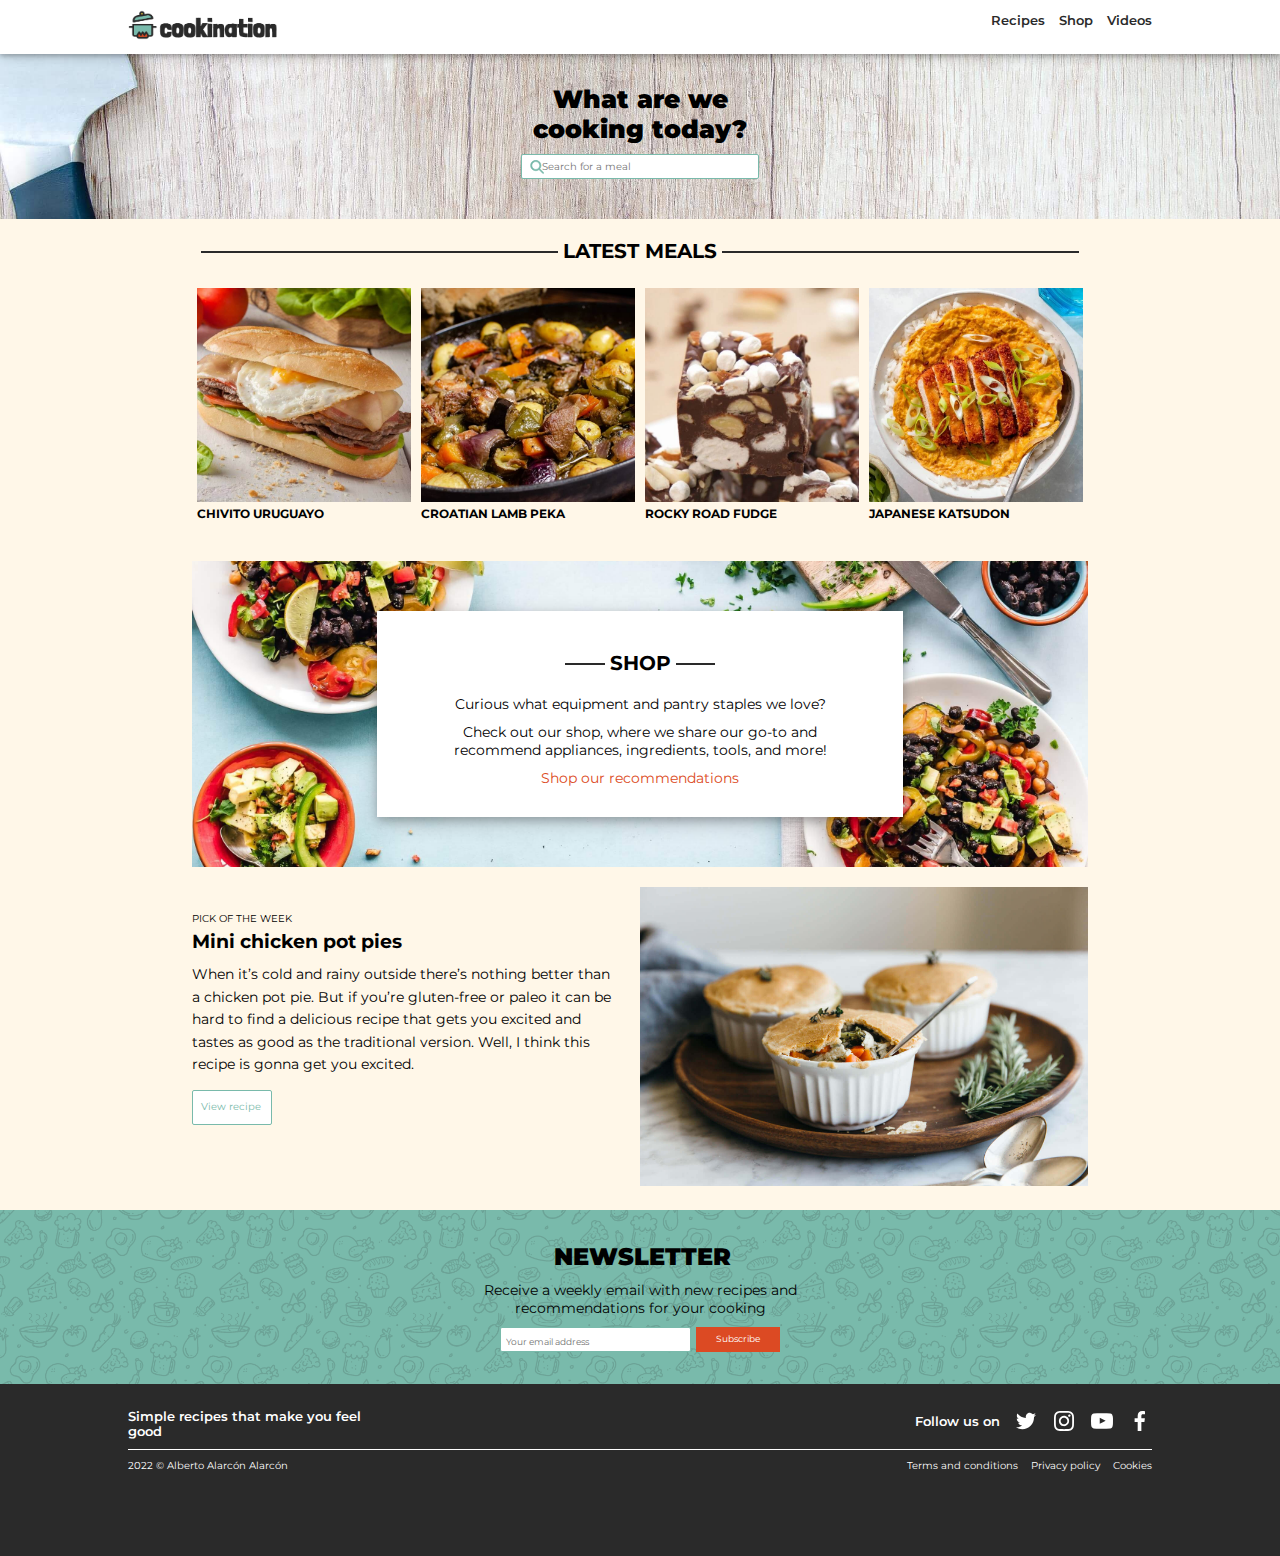
<file: index.html>
<!DOCTYPE html>
<html lang="en">
<head>
    <meta charset="UTF-8">
    <meta name="viewport" content="width=device-width, initial-scale=1.0">
    <title>Index</title>
    <link rel="stylesheet" href="css/estilos.css">
    <link rel="preconnect" href="https://fonts.googleapis.com">
    <link rel="preconnect" href="https://fonts.gstatic.com" crossorigin>
    <link href="https://fonts.googleapis.com/css2?family=Montserrat:ital,wght@0,400;0,600;0,900;1,400;1,600;1,900&display=swap" rel="stylesheet">
</head>
  
<body>
<header>
    <div class="container">
        <a class="header-logo-link" href="index.html"><img src="img/logos/logo.png" class="header-logo"
                alt="Cookination logotipo"></a>
        <nav>
            <ul>
                <li><a href="recipes.html">Recipes</a></li>
                <li><a href="shop.html">Shop</a></li>
                <li><a href="videos.html">Videos</a></li>
            </ul>
        </nav>
    </div>
</header> 
 
<main>
    <section class="whatAreWe">
        <form>
           <div class="labelWhate"><label>What are we cooking today?</label>
            </div>
           <div><input id="whate" class="inputWhate" type="text" name="whatEating"
                   placeholder="Search for a meal"></div>
        </form>
    </section>
    <div class="primera">
        <section class="lastestm">
            <h2 class="rallado"><span>Latest meals</span></h2>
            <div class="lastestmEl">
                <div>
                    <figure>
                        <a href="#"><img src="img/meals/chivito.jpg" alt="tacos"></a>
                        <figcaption>Chivito uruguayo</figcaption>
                    </figure>
                </div>
                <div>
                    <figure>
                        <a href="#"><img src="img/meals/lamb-peka.jpg" alt="lamb"></a>
                        <figcaption>Croatian lamb peka</figcaption>
                    </figure>
                </div>
                <div>
                    <figure>
                        <a href="#"><img src="img/meals/rocky-road.jpg" alt="Rocky"></a>
                        <figcaption>Rocky road fudge</figcaption>
                    </figure>
                </div>
                <div>
                    <figure>
                        <a href="#"><img src="img/meals/katsudon.jpg" alt="Japanese"></a>
                        <figcaption>Japanese katsudon</figcaption>
                    </figure>
                </div>
            </div>
        </section>
        <section class="shop">
            <div class="shopt">
                <h2 class="rallado"><span>Shop</span></h2>
                <p>Curious what equipment and pantry staples we love?</p>
                <p>Check out our shop, where we share our go-to and recommend appliances, ingredients, tools, and more!</p>
                <p><a href="shop.html" >Shop our recommendations</a></p>
            </div>
        </section>
        <section class="pick">
            <div class="pickText">
                <h4>Pick of the week</h4>
                <h3>Mini chicken pot pies</h3>
                <p>When it’s cold and rainy outside there’s nothing better than a chicken pot pie. But if you’re gluten-free or paleo it can be hard to find a delicious recipe that gets you excited and tastes as good as the traditional version. Well, I think this recipe is gonna get you excited.</p>
                <p><a href="#">View recipe</a></p>
            </div>
            <div>
                <img src="img/pick-week.jpg" alt="Pick">
            </div>
        </section>
    </div>
    <section class="news">
        <form>
            <label id="nl_email">NEWSLETTER</label>
            <P>Receive a weekly email with new recipes and recommendations for your cooking</P>
                <div>
                    <input class="nl_email" type="email" name="user_email" placeholder="Your email address">
                    <button class="subscribe" type="button"> Subscribe </button>
                </div>
                
        </form>
    </section>
</main>

<footer>
    <div class="nombre">
        <p>Simple recipes that make you feel good</p>

        <div class="redes">
            <p>Follow us on 
                <a href="#"><img src="img/icons/twitter.svg" alt="Twitter" style="border:0"></a>
                <a href="#"><img src="img/icons/instagram.svg" alt="instagram" style="border:0"></a>
                <a href="#"><img src="img/icons/youtube.svg" alt="YouTube" style="border:0"></a>
                <a href="#"><img src="img/icons/facebook.svg" alt="Facebook" style="border:0"></a>
            </p>
        </div>
    </div>
    <div class="nombreA">
        <p>2022 © Alberto Alarcón Alarcón</p>
        <ul>
            <li>
                <a href="#">Terms and conditions</a>
            </li>
            <li>
                <a href="#">Privacy policy</a>
            </li>
            <li>
                <a href="#">Cookies</a>
           </li>
        </ul>
    </div>
</footer>
</body>
</html>
</file>
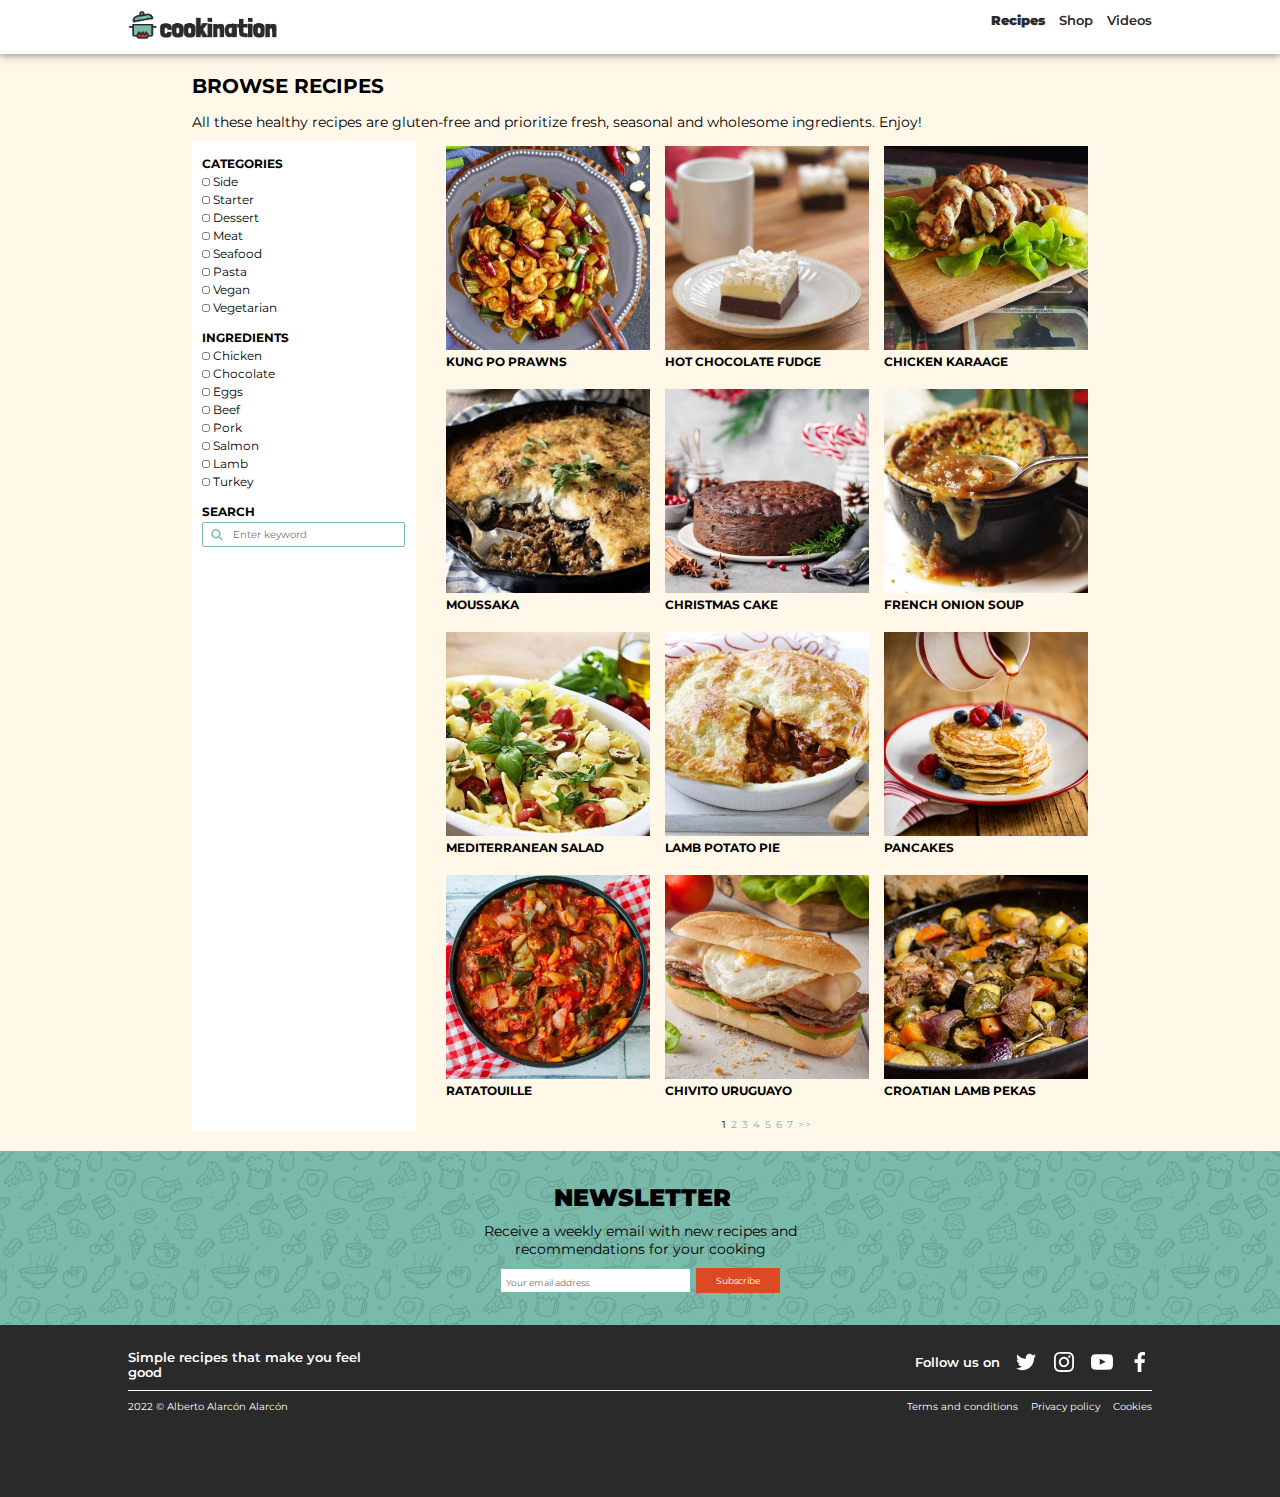
<file: recipes.html>
<!DOCTYPE html>
<html lang="en">
<head>
    <meta charset="UTF-8">
    <meta name="viewport" content="width=device-width, initial-scale=1.0">
    <title>Recipes</title>
    <link rel="stylesheet" href="css/estilos.css">
    <link rel="preconnect" href="https://fonts.googleapis.com">
    <link rel="preconnect" href="https://fonts.gstatic.com" crossorigin>
    <link href="https://fonts.googleapis.com/css2?family=Montserrat:ital,wght@0,400;0,600;0,900;1,400;1,600;1,900&display=swap" rel="stylesheet">
</head>

<body>
<header>
    <div class="container">
        <a class="header-logo-link" href="index.html"><img src="img/logos/logo.png" class="header-logo"
          alt="Cookination logotipo"></a>
        <nav>
            <ul>
                <li class="active"><a href="recipes.html">Recipes</a></li>
                <li><a href="shop.html">Shop</a></li>
                <li><a href="videos.html">Videos</a></li>
            </ul>
        </nav>
    </div>
</header>
<main>
    <div class="primera">
        <section class="descripcion">
            <h2 class="tituPagina">Browse recipes</h2>
            <p>All these healthy recipes are gluten-free and prioritize fresh, seasonal and wholesome ingredients. Enjoy!</p>
        </section>
        <div class="resto">
            <form class="buscador">
                <article>
                    <h3>Categories</h3>
                    <div>
                        <input type="checkbox" id="side" name="side">
                        <label for="side">Side</label>
                    </div>
                    <div>
                        <input type="checkbox" id="Starter" name="starter">
                        <label for="Starter">Starter</label>
                    </div>
                    <div>
                        <input type="checkbox" id="Dessert" name="dessert">
                        <label for="Dessert">Dessert</label>
                    </div>
                    <div>
                        <input type="checkbox" id="Meat" name="meat">
                        <label for="Meat">Meat</label>
                    </div>
                    <div>
                        <input type="checkbox" id="Seafood" name="seafood">
                        <label for="Seafood">Seafood</label>
                    </div>
                    <div>
                        <input type="checkbox" id="Pasta" name="pasta">
                        <label for="Pasta">Pasta</label>
                    </div>
                    <div>
                        <input type="checkbox" id="Vegan" name="vegan">
                        <label for="Vegan">Vegan</label>
                    </div>
                    <div>
                        <input type="checkbox" id="Vegetarian" name="vegetarian">
                        <label for="Vegetarian">Vegetarian</label>
                    </div>
                </article>
                <article>
                    <h3>Ingredients</h3>
                    <div>
                        <input type="checkbox" id="Chicken" name="chicken">
                        <label for="Chicken">Chicken</label>
                    </div>
                    <div>
                        <input type="checkbox" id="Chocolate" name="chocolate">
                        <label for="Chocolate">Chocolate</label>
                    </div>
                    <div>
                        <input type="checkbox" id="Eggs" name="eggs">
                        <label for="Eggs">Eggs</label>
                    </div>
                    <div>
                        <input type="checkbox" id="Beef" name="beef">
                        <label for="Beef">Beef</label>
                    </div>
                    <div>
                        <input type="checkbox" id="Pork" name="pork">
                        <label for="Pork">Pork</label>
                    </div>
                    <div>
                        <input type="checkbox" id="Salmon" name="salmon">
                        <label for="Salmon">Salmon</label>
                    </div>
                    <div>
                        <input type="checkbox" id="Lamb" name="lamb">
                        <label for="Lamb">Lamb</label>
                    </div>
                    <div>
                        <input type="checkbox" id="Turkey" name="turkey">
                        <label for="Turkey">Turkey</label>
                    </div>
                </article>
                <article>
                    <h3>SEARCH</h3>
                    <div><input id="busca" class="inputWhate" type="text" name="whatEating"
                                placeholder="Enter keyword"></div>
                </article>
            </form>
            <section class="container">
                <div class="parrilla">
                    <div>
                        <figure>
                            <a href="#"><img src="img/meals/kung-po.jpg " alt="kung-po"></a>
                            <figcaption>Kung po prawns</figcaption>
                        </figure>
                    </div>
                    <div>
                        <figure>
                            <a href="#"><img src="img/meals/chocolate-fudge.jpg " alt="choco-fud"></a>
                            <figcaption>Hot chocolate fudge</figcaption>
                        </figure>
                    </div>
                    <div>
                        <figure>
                            <a href="#"><img src="img/meals/chicken-karaage.jpg " alt="chicken-ka"></a>
                            <figcaption>Chicken Karaage</figcaption>
                        </figure>
                    </div>
                    <div>
                        <figure>
                            <a href="#"><img src="img/meals/moussaka.jpg" alt="moussaka"></a>
                            <figcaption>Moussaka</figcaption>
                        </figure>
                    </div>
                    <div>
                        <figure>
                            <a href="#"><img src="img/meals/christmas-cake.jpg" alt="Christmas-cake"></a>
                            <figcaption>Christmas cake</figcaption>
                        </figure>
                    </div>
                    <div>
                        <figure>
                            <a href="#"><img src="img/meals/french-onion.jpg " alt="French-onion"></a>
                            <figcaption>French onion soup</figcaption>
                        </figure>
                    </div>
                    <div>
                        <figure>
                            <a href="#"><img src="img/meals/mediterranean-pasta.jpg " alt="Mediterranean-pasta"></a>
                            <figcaption>Mediterranean salad</figcaption>
                        </figure>
                    </div>
                    <div>
                        <figure>
                            <a href="#"><img src="img/meals/lamb-potato-pie.jpg " alt="lamb-potato-pie"></a>
                            <figcaption>Lamb potato pie</figcaption>
                        </figure>
                    </div>
                    <div>
                        <figure>
                            <a href="#"><img src="img/meals/pancakes.jpg " alt="pancakes"></a>
                            <figcaption>Pancakes</figcaption>
                        </figure>
                    </div>
                    <div>
                        <figure>
                            <a href="#"><img src="img/meals/ratatouille.jpg " alt="ratatouille"></a>
                            <figcaption>Ratatouille</figcaption>
                        </figure>
                    </div>
                    <div>
                        <figure>
                            <a href="#"><img src="img/meals/chivito.jpg " alt="chivito"></a>
                            <figcaption>Chivito uruguayo</figcaption>
                        </figure>
                    </div>
                    <div>
                        <figure>
                            <a href="#"><img src="img/meals/lamb-peka.jpg " alt="lamb-peka"></a>
                            <figcaption>Croatian lamb pekas</figcaption>
                        </figure>
                    </div>
                </div>
                <div class="paginas">
                    1<a href="#"> 2</a><a href="#"> 3</a><a href="#"> 4</a><a href="#"> 5</a><a href="#"> 6</a><a href="#"> 7</a><a href="#"> >> </a>
                </div>
            </section>
        </div>
    </div>
    <section class="news">
        <form>
            <label id="nl_email">NEWSLETTER</label>
            <P>Receive a weekly email with new recipes and recommendations for your cooking</P>
                <div>
                    <input class="nl_email" type="email" name="user_email" placeholder="Your email address">
                    <button class="subscribe" type="button"> Subscribe </button>
                </div>
                
        </form>
    </section>
</main>

<footer>
    <div class="nombre">
        <p>Simple recipes that make you feel good</p>

        <div class="redes">
            <p>Follow us on 
                <a href="#"><img src="img/icons/twitter.svg" alt="Twitter" style="border:0"></a>
                <a href="#"><img src="img/icons/instagram.svg" alt="instagram" style="border:0"></a>
                <a href="#"><img src="img/icons/youtube.svg" alt="YouTube" style="border:0"></a>
                <a href="#"><img src="img/icons/facebook.svg" alt="Facebook" style="border:0"></a>
            </p>
        </div>
    </div>
    <div class="nombreA">
        <p>2022 © Alberto Alarcón Alarcón</p>
        <ul>
            <li>
                <a href="#">Terms and conditions</a>
            </li>
            <li>
                <a href="#">Privacy policy</a>
            </li>
            <li>
                <a href="#">Cookies</a>
           </li>
        </ul>
    </div>
</footer>
</body>
</html>
</file>
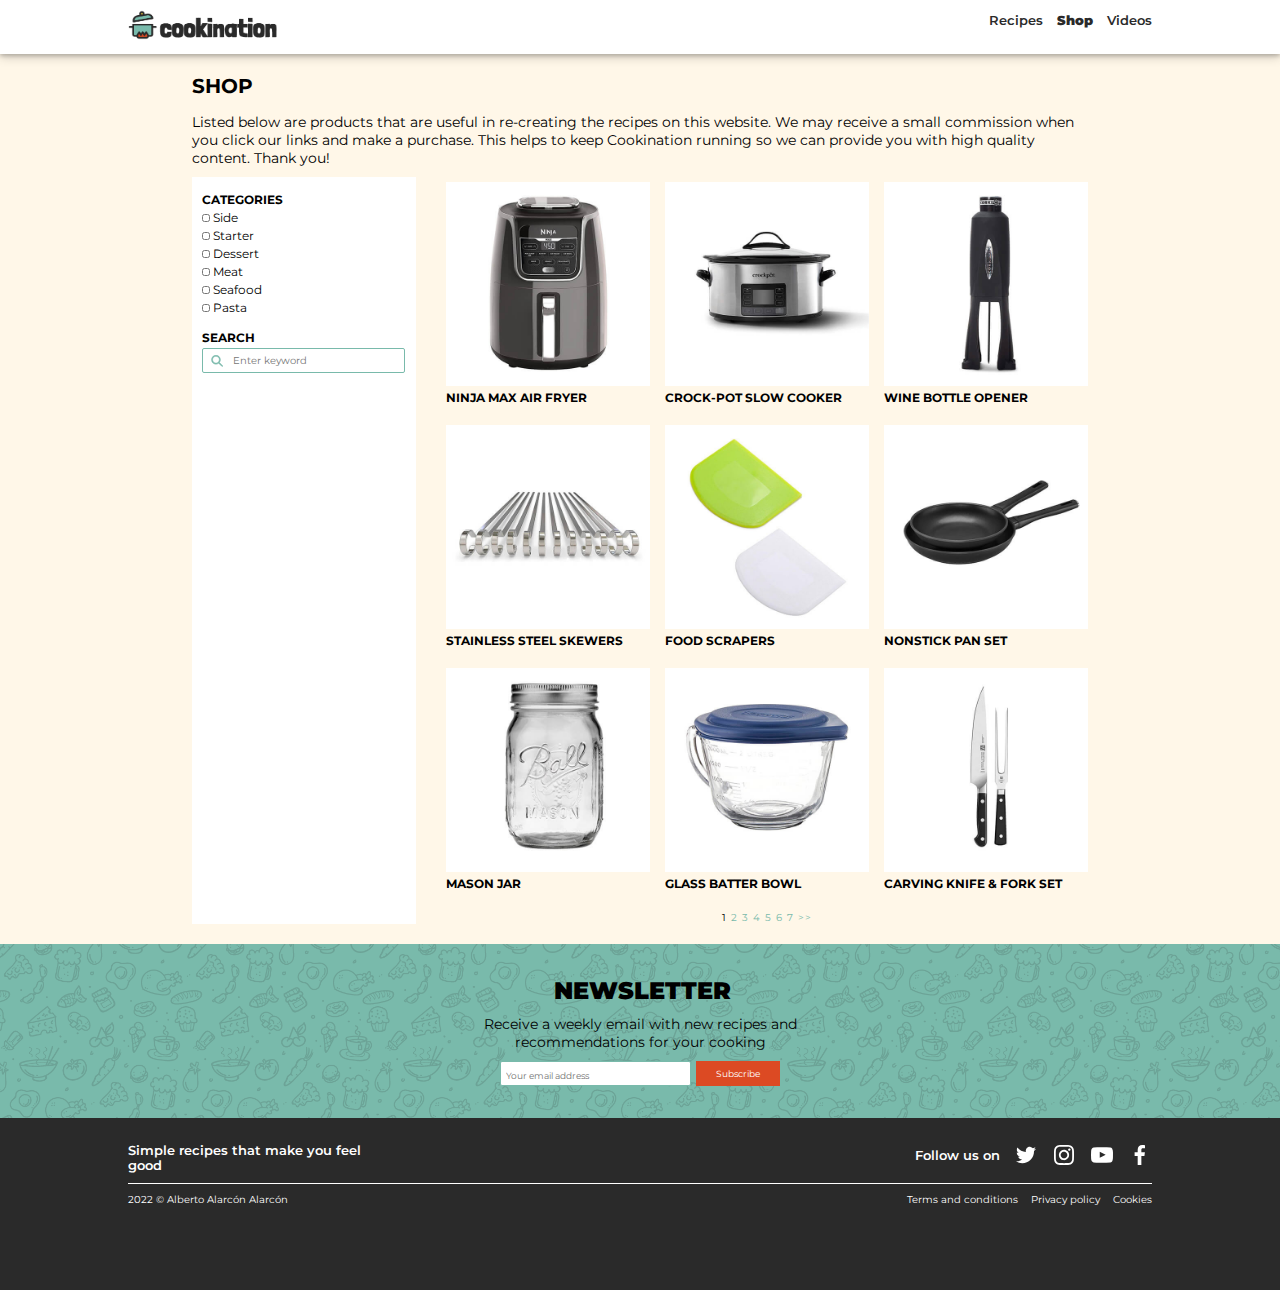
<file: shop.html>
<!DOCTYPE html>
<html lang="en">
<head>
    <meta charset="UTF-8">
    <meta name="viewport" content="width=device-width, initial-scale=1.0">
    <title>Shop</title>
    <link rel="stylesheet" href="css/estilos.css">
    <link rel="preconnect" href="https://fonts.googleapis.com">
    <link rel="preconnect" href="https://fonts.gstatic.com" crossorigin>
    <link href="https://fonts.googleapis.com/css2?family=Montserrat:ital,wght@0,400;0,600;0,900;1,400;1,600;1,900&display=swap" rel="stylesheet">
</head>

<body>
<header>
    <div class="container">
        <a class="header-logo-link" href="index.html"><img src="img/logos/logo.png" class="header-logo"
          alt="Cookination logotipo"></a>
        <nav>
            <ul>
                <li><a href="recipes.html">Recipes</a></li>
                <li class="active"><a href="shop.html">Shop</a></li>
                <li><a href="videos.html">Videos</a></li>
            </ul>
        </nav>
    </div>
</header>
<main>
    <div class="primera">
        <section class="descripcion">
            <h2 class="tituPagina">Shop</h2>
            <p>Listed below are products that are useful in re-creating the recipes on this website. We may receive a small commission when you click our links and make a purchase. 
                This helps to keep Cookination running so we can provide you with high quality content. Thank you!</p>
        </section>
        <div class="resto">
            <form class="buscador">
                <article>
                    <h3>Categories</h3>
                    <div>
                        <input type="checkbox" id="Kitchentools" name="Kitchentools">
                        <label for="Kitchentools">Side</label>
                    </div>
                    <div>
                        <input type="checkbox" id="Cookware" name="Cookware">
                        <label for="Cookware">Starter</label>
                    </div>
                    <div>
                        <input type="checkbox" id="Cookbooks" name="Cookbooks">
                        <label for="Cookbooks">Dessert</label>
                    </div>
                    <div>
                        <input type="checkbox" id="Kitchenelectrics" name="Kitchenelectrics">
                        <label for="Kitchenelectrics">Meat</label>
                    </div>
                    <div>
                        <input type="checkbox" id="storage" name="storage">
                        <label for="storage">Seafood</label>
                    </div>
                    <div>
                        <input type="checkbox" id="Wellnessbooks" name="Wellnessbooks">
                        <label for="Wellnessbooks">Pasta</label>
                    </div>
                </article>
                
                <article>
                    <h3>SEARCH</h3>
                    <div><input id="busca" class="inputWhate" type="text" name="whatEating"
                     placeholder="Enter keyword"></div>
                </article>
            </form>
            <section class="container">
                <div class="parrilla">
                    <div>
                        <figure>
                            <a href="#"><img src="img/shop/airfryer.jpg" alt="Ninja max air fryer "></a>
                            <figcaption>Ninja max air fryer </figcaption>
                        </figure>
                    </div>
                    <div>
                        <figure>
                            <a href="#"><img src="img/shop/crockpot.jpg" alt="Crock-pot slow cooker"></a>
                            <figcaption>Crock-pot slow cooker</figcaption>
                        </figure>
                    </div>
                    <div>
                        <figure>
                            <a href="#"><img src="img/shop/wineopener.jpg" alt="Wine bottle opener "></a>
                            <figcaption>Wine bottle opener</figcaption>
                        </figure>
                    </div>
                    <div>
                        <figure>
                            <a href="#"><img src="img/shop/skewers.jpg" alt="Stainless steel skewers "></a>
                            <figcaption>Stainless steel skewers</figcaption>
                        </figure>
                    </div>
                    <div>
                        <figure>
                            <a href="#"><img src="img/shop/foodscrapers.jpg" alt="Food scrapers"></a>
                            <figcaption>Food scrapers</figcaption>
                        </figure>
                    </div>
                    <div>
                        <figure>
                            <a href="#"><img src="img/shop/pans.jpg" alt="Nonstick pan set"></a>
                            <figcaption>Nonstick pan set</figcaption>
                        </figure>
                    </div>
                    <div>
                        <figure>
                            <a href="#"><img src="img/shop/jar.jpg" alt="Mason Jar"></a>
                            <figcaption>Mason Jar</figcaption>
                        </figure>
                    </div>
                    <div>
                        <figure>
                            <a href="#"><img src="img/shop/bowl.jpg" alt="Glass batter bowl"></a>
                            <figcaption>Glass batter bowl</figcaption>
                        </figure>
                    </div>
                    <div>
                        <figure>
                            <a href="#"><img src="img/shop/knifeandfork.jpg " alt="Carving knife & fork set"></a>
                            <figcaption>Carving knife & fork set</figcaption>
                        </figure>
                    </div>
                    </div>
                    <div class="paginas">
                        1<a href="#"> 2</a><a href="#"> 3</a><a href="#"> 4</a><a href="#"> 5</a><a href="#"> 6</a><a href="#"> 7</a><a href="#"> >> </a>
                    </div>
            </section>
        </div>
    </div>
    <section class="news">
        <form>
            <label id="nl_email">NEWSLETTER</label>
            <P>Receive a weekly email with new recipes and recommendations for your cooking</P>
                <div>
                    <input class="nl_email" type="email" name="user_email" placeholder="Your email address">
                    <button class="subscribe" type="button"> Subscribe </button>
                </div>
                
        </form>
    </section>
</main>

<footer>
    <div class="nombre">
        <p>Simple recipes that make you feel good</p>

        <div class="redes">
            <p>Follow us on 
                <a href="#"><img src="img/icons/twitter.svg" alt="Twitter" style="border:0"></a>
                <a href="#"><img src="img/icons/instagram.svg" alt="instagram" style="border:0"></a>
                <a href="#"><img src="img/icons/youtube.svg" alt="YouTube" style="border:0"></a>
                <a href="#"><img src="img/icons/facebook.svg" alt="Facebook" style="border:0"></a>
            </p>
        </div>
    </div>
    <div class="nombreA">
        <p>2022 © Alberto Alarcón Alarcón</p>
        <ul>
            <li>
                <a href="#">Terms and conditions</a>
            </li>
            <li>
                <a href="#">Privacy policy</a>
            </li>
            <li>
                <a href="#">Cookies</a>
           </li>
        </ul>
    </div>
</footer>
</body>
</html>
</file>
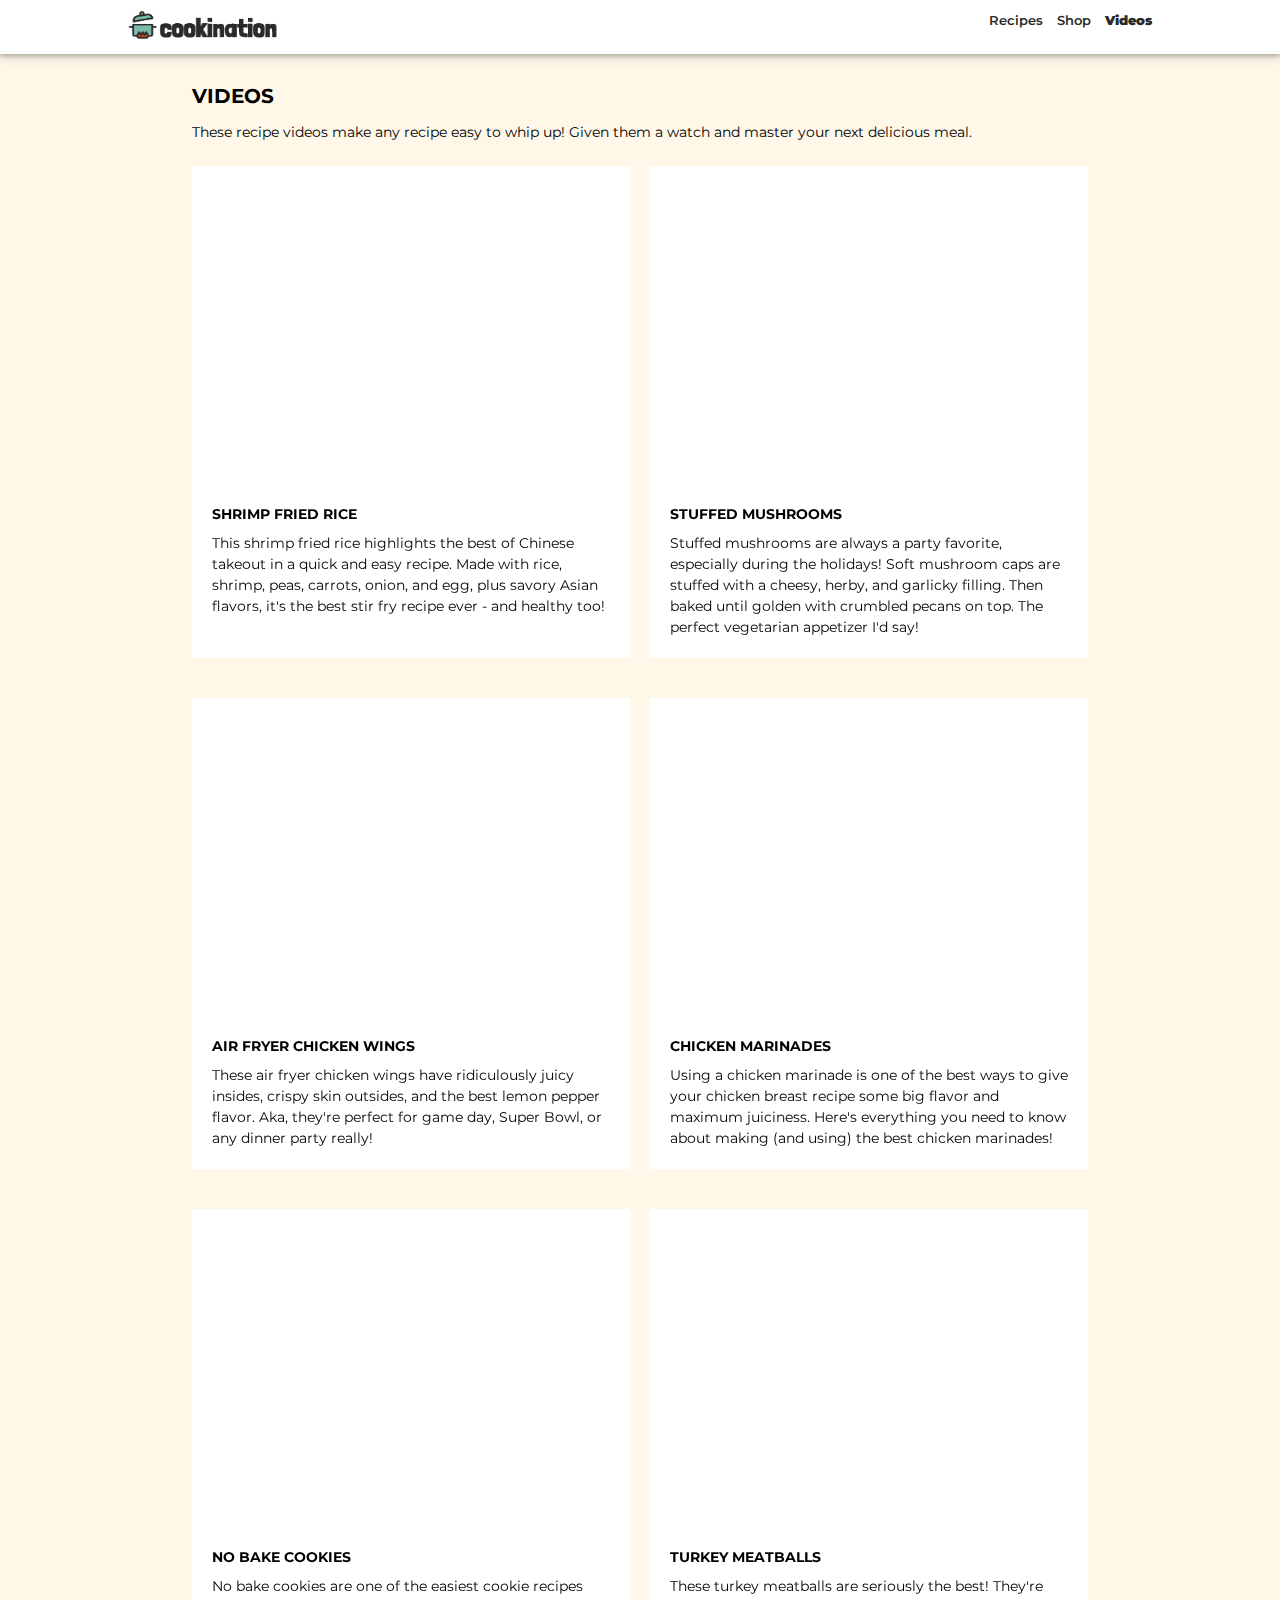
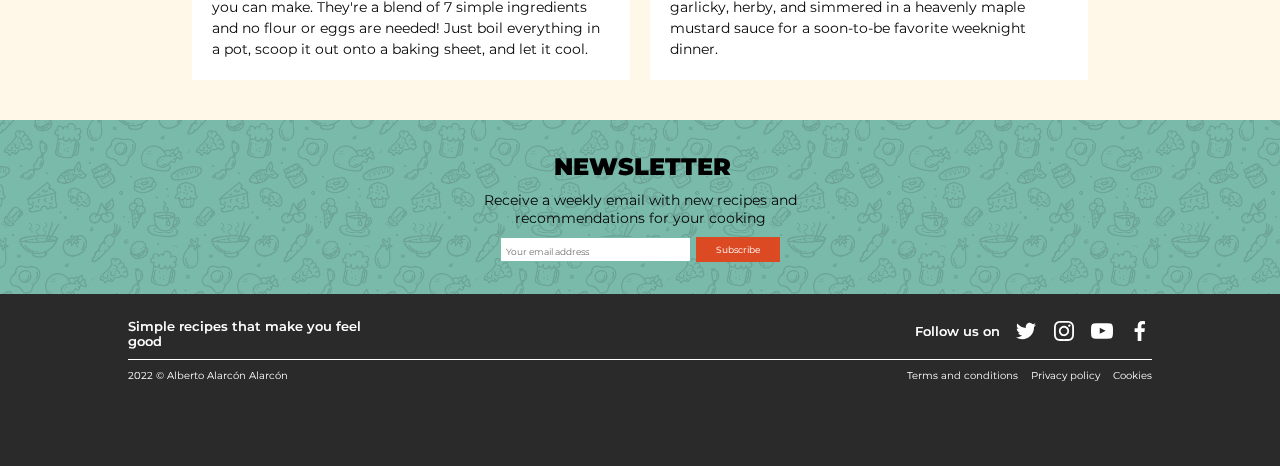
<file: videos.html>
<!DOCTYPE html>
<html lang="en">
<head>
    <meta charset="UTF-8">
    <meta name="viewport" content="width=device-width, initial-scale=1.0">
    <title>Videos</title>
    <link rel="stylesheet" href="css/estilos.css">
    <link rel="preconnect" href="https://fonts.googleapis.com">
    <link rel="preconnect" href="https://fonts.gstatic.com" crossorigin>
    <link href="https://fonts.googleapis.com/css2?family=Montserrat:ital,wght@0,400;0,600;0,900;1,400;1,600;1,900&display=swap" rel="stylesheet">
</head>
  
<body>
<header>
    <div class="container">
        <a class="header-logo-link" href="index.html"><img src="img/logos/logo.png" class="header-logo"
                alt="Cookination logotipo"></a>
        <nav>
            <ul>
                <li><a href="recipes.html">Recipes</a></li>
                <li><a href="shop.html">Shop</a></li>
                <li class="active"><a href="videos.html">Videos</a></li>
            </ul>
        </nav>
    </div>
</header> 

<main>
    <section class="vpa">
        <h1>Videos</h1>
        <p>These recipe videos make any recipe easy to whip up! Given them a watch and master your next delicious meal.</p>
        <div class="vparrilla">
            <div>
                <div>
                    <iframe width="560" height="315" src="https://www.youtube.com/embed/No_ZNOq0axM" title="YouTube video player" 
                        allow="accelerometer; autoplay; clipboard-write; encrypted-media; gyroscope; picture-in-picture" allowfullscreen></iframe>
                </div>  
                <div class="descvideo">       
                    <h4>Shrimp fried rice</h4>
                        <p>This shrimp fried rice highlights the best of Chinese takeout in a quick and easy recipe. Made with rice, shrimp, peas, carrots,
                             onion, and egg, plus savory Asian flavors, it's the best stir fry recipe ever - and healthy too!
                        </p>
                </div>
            </div>    

            <div>
                <div>
                    <iframe width="560" height="315" src="https://www.youtube.com/embed/rVDftilsnSY" title="YouTube video player" 
                    allow="accelerometer; autoplay; clipboard-write; encrypted-media; gyroscope; picture-in-picture" allowfullscreen></iframe>
                </div>  
                <div class="descvideo">       
                    <h4>Stuffed mushrooms</h4>
                        <p>Stuffed mushrooms are always a party favorite, especially during the holidays! Soft mushroom caps are stuffed with a cheesy, 
                            herby, and garlicky filling. Then baked until golden with crumbled pecans on top. The perfect vegetarian appetizer I'd say!
                        </p>
                </div>
            </div>   

            <div>
                <div>
                    <iframe width="560" height="315" src="https://www.youtube.com/embed/KRVeVAaZhaE" title="YouTube video player" 
                    allow="accelerometer; autoplay; clipboard-write; encrypted-media; gyroscope; picture-in-picture" allowfullscreen></iframe>
                </div>  
                <div class="descvideo">       
                    <h4>Air fryer chicken wings</h4>
                        <p>These air fryer chicken wings have ridiculously juicy insides, crispy skin outsides, and the best lemon pepper flavor. 
                            Aka, they're perfect for game day, Super Bowl, or any dinner party really!
                        </p>
                </div>
            </div>   

            <div>
                <div>
                    <iframe width="560" height="315" src="https://www.youtube.com/embed/A9D6v9hgYv8" title="YouTube video player" 
                    allow="accelerometer; autoplay; clipboard-write; encrypted-media; gyroscope; picture-in-picture" allowfullscreen></iframe>
                </div>  
                <div class="descvideo">       
                    <h4>Chicken marinades</h4>
                        <p>Using a chicken marinade is one of the best ways to give your chicken breast recipe some big flavor and maximum juiciness. 
                            Here's everything you need to know about making (and using) the best chicken marinades!
                        </p>
                </div>
            </div>   

            <div>
                <div>
                    <iframe width="560" height="315" src="https://www.youtube.com/embed/aN9oxJHnBrE" title="YouTube video player"  
                    allow="accelerometer; autoplay; clipboard-write; encrypted-media; gyroscope; picture-in-picture" allowfullscreen></iframe>
                </div>  
                <div class="descvideo">       
                    <h4>No bake cookies</h4>
                        <p>No bake cookies are one of the easiest cookie recipes you can make. They're a blend of 7 simple ingredients 
                            and no flour or eggs are needed! Just boil everything in a pot, scoop it out onto a baking sheet, and let it cool.
                        </p>
                </div>
            </div>   

            <div>
                <div>
                    <iframe width="560" height="315" src="https://www.youtube.com/embed/2YavEuVd5Do" title="YouTube video player"  
                    allow="accelerometer; autoplay; clipboard-write; encrypted-media; gyroscope; picture-in-picture" allowfullscreen></iframe>
                </div>  
                <div class="descvideo">       
                    <h4>Turkey meatballs </h4>
                        <p>These turkey meatballs are seriously the best! They're garlicky, herby, and simmered in a heavenly maple mustard sauce 
                            for a soon-to-be favorite weeknight dinner.
                        </p>
                </div>
            </div>   

        </div>
 
    </section>
    <section class="news">
        <form>
            <label id="nl_email">NEWSLETTER</label>
            <P>Receive a weekly email with new recipes and recommendations for your cooking</P>
                <div>
                    <input class="nl_email" type="email" name="user_email" placeholder="Your email address">
                    <button class="subscribe" type="button"> Subscribe </button>
                </div>
                
        </form>
    </section>
</main>

<footer>
    <div class="nombre">
        <p>Simple recipes that make you feel good</p>

        <div class="redes">
            <p>Follow us on 
                <a href="#"><img src="img/icons/twitter.svg" alt="Twitter" style="border:0"></a>
                <a href="#"><img src="img/icons/instagram.svg" alt="instagram" style="border:0"></a>
                <a href="#"><img src="img/icons/youtube.svg" alt="YouTube" style="border:0"></a>
                <a href="#"><img src="img/icons/facebook.svg" alt="Facebook" style="border:0"></a>
            </p>
        </div>
    </div>
    <div class="nombreA">
        <p>2022 © Alberto Alarcón Alarcón</p>
        <ul>
            <li>
                <a href="#">Terms and conditions</a>
            </li>
            <li>
                <a href="#">Privacy policy</a>
            </li>
            <li>
                <a href="#">Cookies</a>
           </li>
        </ul>
    </div>
</footer>
</body>
</html>
</file>
<file: css/estilos.css>
* {
    margin: 0px;
    padding: 0px;
    font-family: 'Montserrat', sans-serif;
    box-sizing: border-box; 
 }

 body {
    background-color: #FFF7E8;
 }

 a {
    text-decoration:none;
 }





 /*---------- Header ------------------------- */

header {
    box-shadow: 0 3px 3px rgba(0,0,0,.1);
    padding-top: 10px;
    padding-left: 8em;
    padding-right: 8em;
    padding-bottom: 10px;
    background: white;
    display: flex;
    flex-flow: wrap;
    box-shadow: 0 2px 4px 0 rgba(0, 0, 0, 0.2), 0 3px 10px 0 rgba(0, 0, 0, 0.19);
    position: relative;
    z-index: 10;
}



.header-logo-link {
    border: none;
}

.header-logo-link:hover {
    border: none;
}

.header-logo {
    width: 150px;
    height: auto;
}

.container {
    width: 100%;
}

@media screen and (max-width: 700px) {
    header {
        float: none;
        display: block;
        text-align: center;
    }
}

/*------ nav -------------------------- */

nav {
    color: #2A2A2A ;
    font-family: 'Montserrat', sans-serif;
    float: right;
    
}

nav ul {
    padding-left: 0px;
}


nav ul li {
    display: inline-block;
    font-weight: 400;
    padding-left: 10px;
    font-weight: 600;
    font-size: 0.8em;
}


nav ul li a {
    color: inherit;
    border: none;
}

nav ul li a:hover {
    border: none;
    color: #79BAAB;
}

nav li.active a {
    font-weight: 900;
    color: var(--accent-color);
}

@media screen and (max-width: 700px) {
    nav {
        float: none;
        display: block;
        text-align: center;
    }
    nav li {
        padding-left: 5px;
        padding-right: 5px;
    }
}

/*--- cuerpo central -----------------*/
.primera{
    width: 70%;
    margin: 0 auto 0 auto; /*centramos cuerpo central*/
}
/*//--- What are we cooking -----------*/
    .whatAreWe{
        background: url(../img/knife-bg.jpg) lightsalmon center;
        background-repeat: no-repeat;
        background-size: 100%;
        height: auto;

    }
    .whatAreWe form{
        width: 250px; /*para que el texto esté en dos líneas*/
        text-align: center;
        margin: 0 auto 0 auto; /*centramos formulario*/
    }

    .labelWhate{
        padding: 30px 0 10px 0;
    }

    .labelWhate label{
        font-size: 25px;
        font-weight: 900;
    }


    .inputWhate{
        font-size: x-small;
        padding: 5px 0 5px 20px;
        background-image: url('../img/icons/search.svg');
        background-position: 8px 50%;
        background-repeat: no-repeat;
        background-size: 6%;
        margin: 0 0 40px 0;
        border: none;
        border:solid 1px #79BAAB;
        border-radius: 2px;
    }


    /*-------- Contenido de la página index LATEST MEALS -------------------*/


    .lastestmEl > div {
        padding: 5px 5px 20px 5px;
        width: 25%;
        /*float: left; */
    }
    .lastestmEl img {
        width: 100%;
        height: auto;
    }
    .lastestmEl figcaption {
        text-transform: uppercase;
        font-size: 12px;
        font-weight:bold;
    }
    .lastestmEl {
        display: flex;
        align-items: center;
        justify-content: space-around;
    }

   /* -- para conseguir líneas a los lados del título -- */
   h2 {
    text-transform: uppercase;
    font-size: small;
}
h2.rallado {
    text-align: center;
    margin: 20px auto;
    width: 98%;
    position: relative;
    font-size: 20px;
}
h2.rallado:before {
    content: "";
    display:block;
    width: 100%; /*ancho de la línea */
    height: 2px; /* grosor de la línea */
    background: #2A2A2A ; /*color de la fuente*/
    position: absolute; /*se posiciona sin espacio en el punto inicial de su contenedor  */
    left: 0; /*donde empieza la línea: margen izquierdo*/
    top:50%;
    z-index: -2; /*para que se ponga por detrás del texto */
}
h2.rallado:after {
    content: "";
    display:block;
    width: 100%; /*ancho de la línea */
    height: 2px; /* grosor de la línea */
    background: #2A2A2A ; /*color de la fuente*/
    position: absolute; /*se posiciona sin espacio en el punto inicial de su contenedor  */
    right: 0; /*donde empieza la línea: margen izquierdo*/
    top:50%;
    z-index: -2;
}
h2.rallado>span {
    background: #FFF7E8; /* color de fondo de body */
    padding: 0 5px 0 5px;
}

@media screen and (max-width: 700px) {
    .lastestmEl {
        display: flex;
        flex-wrap: wrap;
        align-items: center;
        justify-content: space-around;
    }
    .lastestmEl > div {
        width: 50%;
    }

}

/* -- fin de conseguir líneas a los lados del título -- */

    /* --- Shop --------------------------------------------*/
    .shop {
        padding: 10px;
        margin: 20px 0 0px 0;
        display: block;

        background: url(../img/shop-bg.jpg) lightsalmon center;
        background-repeat: no-repeat;
        background-size: cover;
        height: auto;

    }

    .shop>div{
        margin: 40px auto 40PX auto; /*centramos texto SHOP    */
        width: 60%;
        background-color: white;
        text-align: center;
        font-size: x-small;
        padding: 20px;
        position: relative;
    }
    .shop p {
        margin: 10px 0;
    }

    .shop a {
       text-decoration:none;
        color: #DC4A23;
    }

    .shop a:hover {
        text-decoration:none;
        color: #EB9781;
    }

    /* -- para conseguir sombras recuadro blanco SHOP -- */
    .shopt{
        box-shadow: 0 4px 8px 0 rgba(0, 0, 0, 0.2), 0 6px 20px 0 rgba(0, 0, 0, 0.19);
    }
    /* -- para conseguir líneas a los lados del título SHOP -- */
    .shopt>h2 {
        /* lines */
        min-width: 30%;
        max-width: 150px;
       /* position: relative;*/
        z-index: 2;
    }
    .shopt>h2:before {
        height: 1px; /* grosor de la línea */
        z-index: -1; /*para que se ponga por detrás del texto */
    }

    .shopt>h2>span {
        background: white; /* color de fondo de body */
        padding: 0 5px 0 5px;
        z-index: 4;
    }
    .shopt p {
        font-size: 14px;
        padding: 0px 40px 0px 40px;
    }

    /* --- Fin de Shop --------------------------------------------*/

    /* --- PICK --------------------------------------------*/
    .pick {
        margin: 20px 0px 20px 0px;
        display: flex;
        text-align: left;
        font-family: 'Montserrat', sans-serif;
    }
    .pick > div {
        width: 50%;
    }
    .pick > div > img{
        width: 100%;
        height: auto;
    }
    .pickText{
        padding-right: 20px;
    }

    .pick h4 {
        font-size: x-small;
        margin-top: 25px;
        text-transform: uppercase;
        font-weight: normal;
        padding-bottom: 5px;
    }
    .pick p {
        font-size: x-small;
        margin-top: 10px;
        font-size: 14px;
        line-height: 160%;
    }
    .pick a {
        display: block;
        font-size: x-small;
        padding: 5px 2px 5px 8px;
        border:solid 1px #79BAAB;
        border-radius: 2px;
        color: #79BAAB;
        background-color: #FFFFFF;
        width: 80px;
        margin-top: 15px;
        margin-bottom: 15px;
    }

    @media screen and (max-width: 700px) {
        .pick {
            display: flex;
            flex-wrap: wrap;
            align-items: center;
            justify-content: space-around;
        }
        .pick > div {
            width: 100%;
        }
        .shopt p {
            padding-left: 10px;
            padding-right: 10px;
        }
    }
/* --- Fin de PICK--------------------------------------------*/
/*-------- fin de contenido de index -------------------*/



/*-------- Estilos para contenido de recipes -------------------*/
.tituPagina{
    text-transform: uppercase;
    text-align: left;
    margin: 20px auto 5px auto;
    padding-bottom: 10px;
    font-size: 20px;
    text-decoration: none;
}
.descripcion>p {
    font-size: 14px;
    margin-bottom: 10px;
}
.paginas{
    font-size: x-small;
    text-align: center;
    letter-spacing: 1px;
    margin: 20px auto;

}
.paginas>a{
    color: #79BAAB;
}
.paginas>a:hover{
    color: #C5E1DB;
}
/*-- Estilos para "resto": contenedor de recetas y shop ------*/
.resto{
    display: flex;
    flex-direction: row;
    flex-wrap: nowrap;
    justify-content: space-between;
    align-content: flex-start;
    gap: 30px;
}
/*- Fin estilos para "resto": contenedor de recetas y shop ------*/
/*-------- Estilos para buscador -------------------*/

.buscador > article {
    margin-top: 15px;
    margin-bottom: 5px;
}
.buscador {
    font-family: 'Montserrat', sans-serif;
    font-size: 12px;
    background-color: #FFFFFF;
    padding-left: 10px;
    margin-bottom: 20px;
    flex: 1;
}

.buscador h3{
    text-transform: uppercase;
    font-weight:bold;
    font-size: 12px;
}

.inputWhate{
    width: 95%;
}

.buscador div{
    padding: 0;
    margin:3px 0;
}
.buscador [type=checkbox]{
    vertical-align: middle;
    position: relative;
    bottom: 1px;
    width: 8px;
    height: 8px;
}
#busca {
    padding-left: 30px;
}
/*------ Fin estilos para buscador -----------------*/
/*-------- Estilos para container -------------------*/
.container {
    flex: 3;
}
/*------ Fin estilos para container -----------------*/
/*-------- Estilos para parrilla -------------------*/

.parrilla figure {
    margin-top: 5px;
}
.parrilla img {
    width: 100%;
    height: auto;
}
.parrilla figcaption {
    text-transform: uppercase;
    font-size: 12px;
    font-weight:bold;
}
.parrilla {
    display: grid;
    grid-template-columns: 1fr 1fr 1fr;
    grid-auto-rows: auto;
    gap: 15px;
}
/*------ Fin estilos para parrilla -----------------*/

@media screen and (max-width: 700px) {
    .buscador {
        display: none;
    }
    .parrilla {
        grid-template-columns: 1fr 1fr;
    }
}
/*-------- Fin de estilos para contenido de recipes ------------*/



/*---- Videos--------*/

.vpa{
    width: 70%;
    margin: 30px auto 0 auto; /*centramos cuerpo central*/
    padding-bottom: 40px;
    font-size: 14px;
}

.vpa h1{
    text-transform: uppercase;
    padding-bottom: 15px;
    font-size: 20px;
}


.vparrilla {
    display: grid;
    grid-template-columns: 1fr 1fr;
    gap: 20px;
    margin-top: 25px;
    row-gap: 40px;
  }

.vparrilla > div {
    width: 100%;
    background-color: white;
    display:flex;
    flex-direction: column;
  }
  .vparrilla > div > div {
    flex: 2;
  }
.vparrilla iframe {
    width: 100%;
    flex: 1;
    border: 0px;
}

.descvideo{
    padding: 20px;

}
.descvideo h4 {
    text-transform: uppercase;
    padding-bottom: 10px;
}

.descvideo p {
    line-height: 150% ;
    padding-left: 0%;
}


 @media screen and (max-width: 700px) {
    .vparrilla {
      display: contents;
    }
    .vparrilla > div {
      margin-top: 20px;
    }
}


/* ------ newsletter ---------------------------------*/

.news {
    padding-top: 2em;
    padding-bottom: 2em;
    background-color: #79BAAB;
    background-image: url("../img/doodle.png");
    background-repeat: repeat;
    background-size: 15%;
}

.news form {
    margin: 0 auto 0 auto;
    width: 400px;
    text-align: center;
}


.news label {
    font-size: 1.5em;
    font-weight: 900;
}

.news p {
    font-size: 14px;
    font-weight: 400;
    padding: 10px 0 10px 0;
}

.subscribe {
    line-height: 2.5;
    padding: 0 20px;
    text-align: center;
    font-size: 9px;
    color: white;
    margin-left: 5px;
    border:0;
    height: 25px;
    background-color:#DC4A23;
}

.subscribe:hover {
    background-color: #EB9781;
}

.news ::placeholder {
    font-size: 9px;
}

.news form div {
    display:flex;
    justify-content: center;

}


input.nl_email{
    padding-left: 5px;
    height: 25px;
    margin:0;
    border:solid 1px #79BAAB;
    border-radius: 2px;
}



#nl_email {
    padding-left: 5px;
    height: 25px;
}


/* ------------- footer ------------------------*/

footer {
    padding-top: 10px;
    padding-left: 8em;
    padding-right: 8em;
    padding-bottom: 5em;
    background: #2A2A2A;
    display: flex;
    flex-direction: row;
    flex-wrap: wrap;
    color:white;
}

.nombre {
    font-size: 0.8em;
    margin-bottom: 5px;
    padding-bottom: 5px;
    padding-top: 15px;
    width: 100%;
    font-weight: 600;
    display: flex;
    flex-direction: row;
    flex-wrap: wrap;
    border-bottom: 1px solid white;
}

.nombre p {
    font-size: inherit;
    width: 250px;
    padding-bottom: 5px;
}

.redes {
    width: 400px;
    flex: 200px;
}

.redes p{
    float: right;
    text-align: right;
    width: 400px;
}
.redes a{
    padding-left: 10px;
    display:inline-block;
    vertical-align:middle;
} 

.redes p:hover{
    color: #79BAAB;
}

.redes a:hover {
    opacity: 0.7;
}

.nombreA {
    font-size: 0.6em;
    margin-bottom: 5px;
    width: 100%;
    font-weight: 400;
    display: flex;
    flex-direction: row;
    flex-wrap: wrap;
    padding-top: 5px;
}

.nombreA ul {
    width: 25%;
    text-align: right;
    flex:2px;
    float:right;
    text-align: right;
}
.nombreA ul li {
    list-style: none;
    padding-left: 10px;
    display: inline;
}

.nombreA a {
    text-decoration: none ;
    color: #FFFFFF;
}

.nombreA a:hover {
    text-decoration: none ;
    color: #79BAAB;
}

@media screen and (max-width: 700px) {
    footer {
        float: none;
        display: block;
        text-align: center;
    }

    .redes {
        font-size: 0.7em;
        float: none;
        text-align: center;
        padding-bottom: 10px;
    }

    .redes p {
        font-size: 0.9em;
        float: none;
        text-align: center;
        display: contents;
    }

    .nombre {
        float: none;
        display: inline-flex;
        text-align: center;
    }

    .nombre p {
        width: 100%;
        text-align: center;
    }
    .nombreA {
        float: none;
        display: block;
        text-align: center;
    }
    .nombreA ul {
        display:contents;
        float: none;
        text-align: center;
    }
    .nombreA ul li {
        padding-left: 2px;
        padding-right: 2px;
    }
}
</file>
